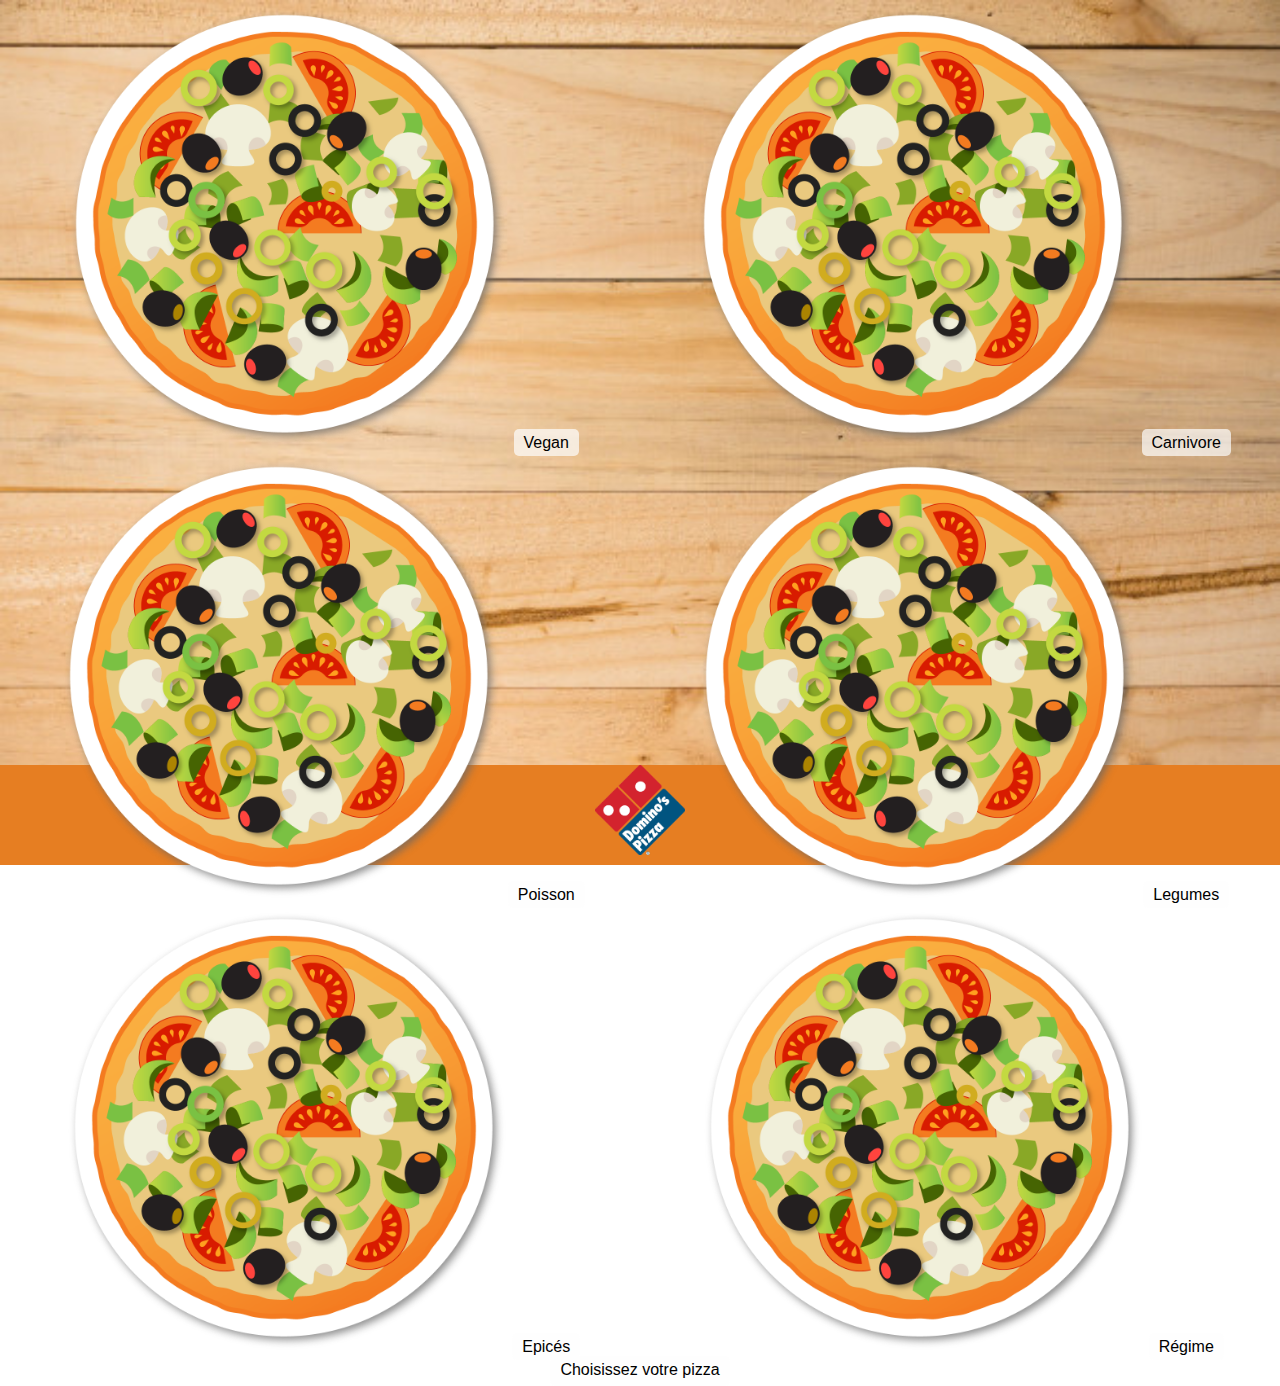
<file: index.html>
<!DOCTYPE html>
<html>
<head>
    <meta charset="utf-8" />
    <meta http-equiv="X-UA-Compatible" content="IE=edge">
    <title>Pizza</title>
    <meta name="viewport" content="width=device-width, initial-scale=1">
    <link rel="stylesheet" type="text/css" media="screen" href="styles.css" />
</head>
<body>
    <main>
        <article>
            <a href="./choix.html">
                <img src="img/pizza3.png" alt="" >
                <span>Vegan</span>
            </a>
        </article>
        <article>
            <img src="img/pizza3.png" alt="">
            <span>Carnivore</span>
        </article>
        <article>
            <img src="img/pizza3.png" alt="">
            <span>Poisson</span>
        </article>
        <article>
            <img src="img/pizza3.png" alt="">
            <span>Legumes</span>
        </article>
        <article>
            <img src="img/pizza3.png" alt="">
            <span>Epicés</span>
        </article>
        <article>
            <img src="img/pizza3.png" alt="">
            <span>Régime</span>
        </article>
        <span>Choisissez votre pizza</span>
    </main>
    <div>
        <img src="img/logo.gif" alt="" class="logo">
    </div>
</body>
</html>
</file>
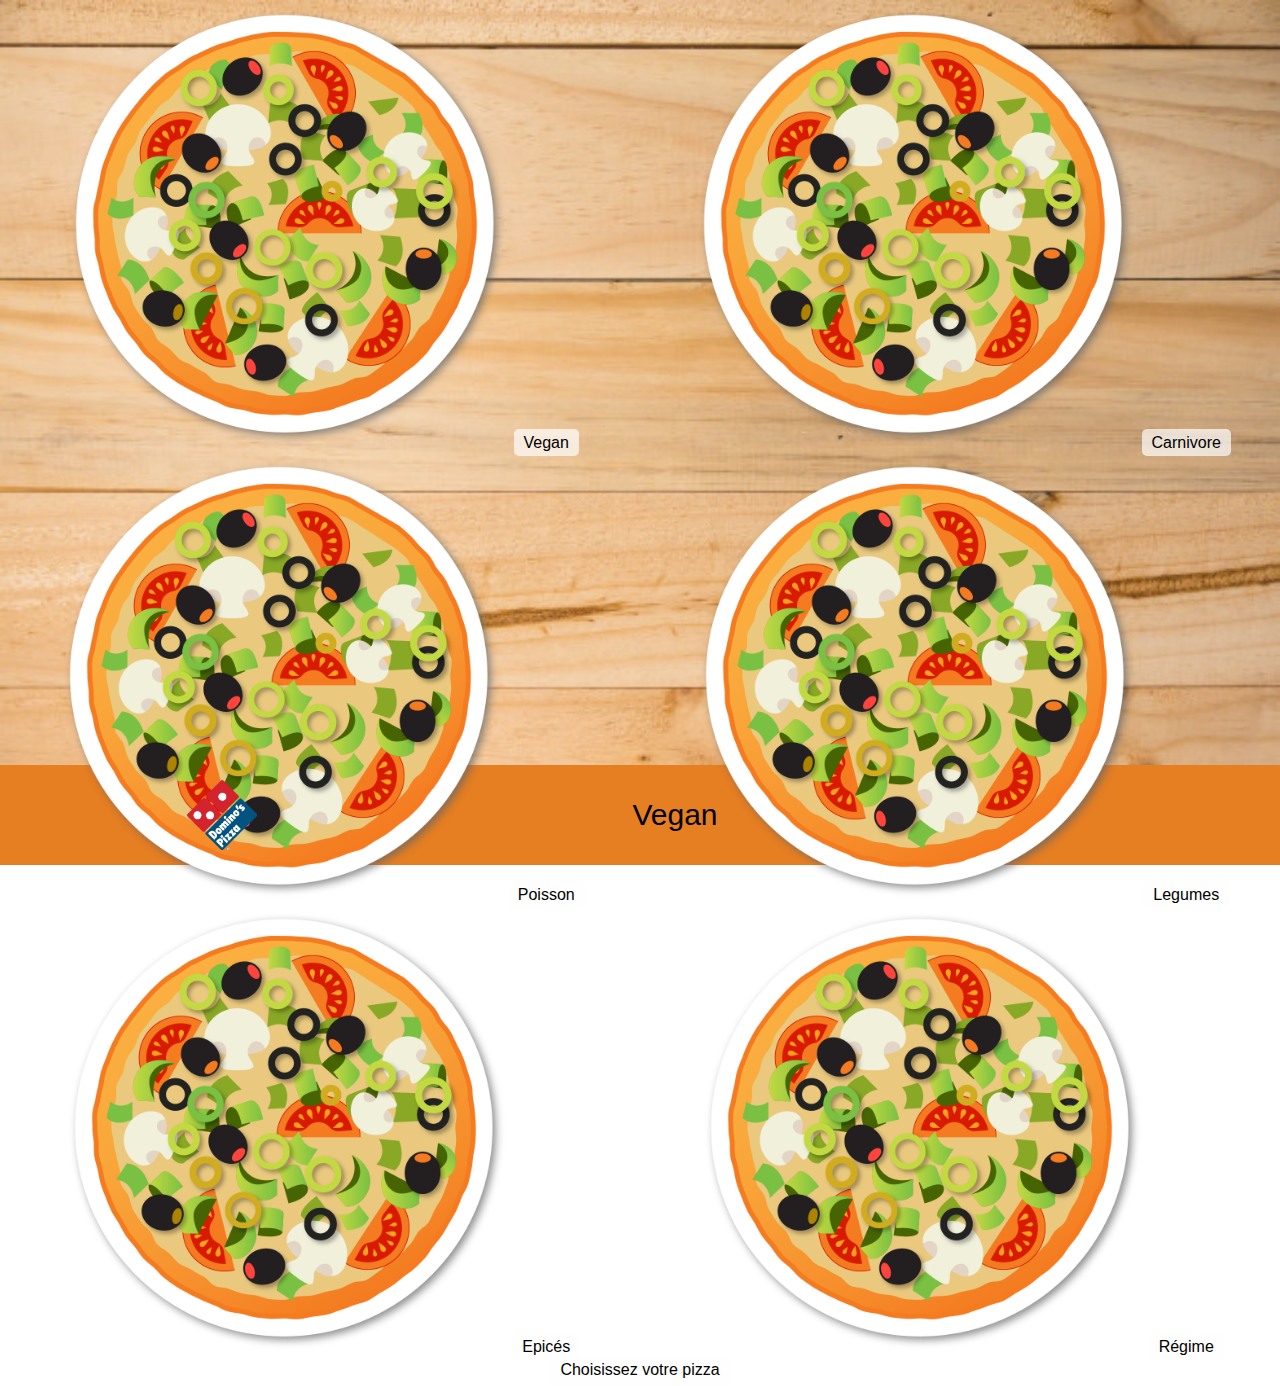
<file: choix.html>
<!DOCTYPE html>
<html>
<head>
    <meta charset="utf-8" />
    <meta http-equiv="X-UA-Compatible" content="IE=edge">
    <title>Pizza</title>
    <meta name="viewport" content="width=device-width, initial-scale=1">
    <link rel="stylesheet" type="text/css" media="screen" href="styles.css" />
    <link rel="stylesheet" href="https://use.fontawesome.com/releases/v5.0.13/css/all.css" integrity="sha384-DNOHZ68U8hZfKXOrtjWvjxusGo9WQnrNx2sqG0tfsghAvtVlRW3tvkXWZh58N9jp" crossorigin="anonymous">
</head>
<body>
    <main>
        <article>
            <a href="./choix.html">
                <img src="img/pizza3.png" alt="">
                <div class="infobulle"> Lorem ipsum dolor sit amet consectetur, adipisicing elit. Libero, quas?</div>
                <span>Vegan</span>
            </a>
        </article>
        <article>
            <a href="#">
                <img src="img/pizza3.png" alt="">
                <div class="infobulle"> Lorem ipsum dolor sit amet consectetur, adipisicing elit. Libero, quas?</div>
                <span>Carnivore</span>
            </a>
        </article>
        <article>
            <a href="#">
                <img src="img/pizza3.png" alt="">
                <div class="infobulle"> Lorem ipsum dolor sit amet consectetur, adipisicing elit. Libero, quas?</div>
                <span>Poisson</span>
            </a>
        </article>
        <article>
            <a href="#">
                <img src="img/pizza3.png" alt="">
                <div class="infobulle"> Lorem ipsum dolor sit amet consectetur, adipisicing elit. Libero, quas?</div>
                <span>Legumes</span>
            </a>
        </article>
        <article>
            <a href="#">
                <img src="img/pizza3.png" alt="">
                <div class="infobulle"> Lorem ipsum dolor sit amet consectetur, adipisicing elit. Libero, quas?</div>
                <span>Epicés</span>
            </a>
        </article>
        <article>
            <a href="#">
                <img src="img/pizza3.png" alt="">
                <div class="infobulle"> Lorem ipsum dolor sit amet consectetur, adipisicing elit. Libero, quas?</div>
                <span>Régime</span>
            </a>
        </article>
        <span>Choisissez votre pizza</span>
    </main>
    <div class="nav"> 
        <img src="img/logo.gif" alt="">
        <span>Vegan</span>
        <i class="fas fa-bars"></i>
    </div>
</body>
</html>
</file>
<file: styles.css>
html,body{
    margin: 0;
    padding: 0;
    font-family: Helvetica, sans-serif;
} 
main{
    display: flex;
    flex-wrap: wrap;
    justify-content: space-around;
    height: 83vh;
    background: url(img/fond.jpg) no-repeat;
    background-size: cover;
    padding-bottom: 2vh;

} 

a{
    text-decoration: none;
    color:#000; 
} 
article{
    width:50%;
    text-align: center;
    /* background: gray; */
} 

article img{
    border-radius: 50%;
    width: 70%;
}  

article img:hover, .active{
    border: 4px solid red;
}  

a .infobulle{
    background: rgba(254,254,254,0.9);
    position: absolute;
    /* margin-top: 23px;
    margin-left: -35px; */
    color:#09C;
    background:rgba(0,0,0,0.9);
    padding: 15px;
    border-radius: 3px; 
    transform: scale(0) rotate(-12deg);
    transition: all 0.25s;
    top: 34%;
    left: 29%;
    font-size: 12px;
    height: 60px;
    width: 140px;
}

a:hover .infobulle,a:focus .infobulle{
    transform: scale(1) rotate(0);
} 

div{
    text-align: center;
    background:#e67e22; 
    width: 100%;
    height: 100px;

} 
div img{
    width:90px;
} 
article span {
    background: rgba(254,254,254,0.7);
    padding: 5px 10px;
    border-radius: 5px;
}

main span:last-child{
    background: rgba(254,254,254,0.7);
    padding: 5px 10px;
    border-radius: 5px;
    height: 20px;
    align-self: flex-end;
}

.nav{
    display: flex;
    justify-content: space-around;
    align-items: center;

} 
 .nav img{
     width: 70px;
 } 
  .nav span, .nav i{
      font-size: 30px;
  }
</file>
